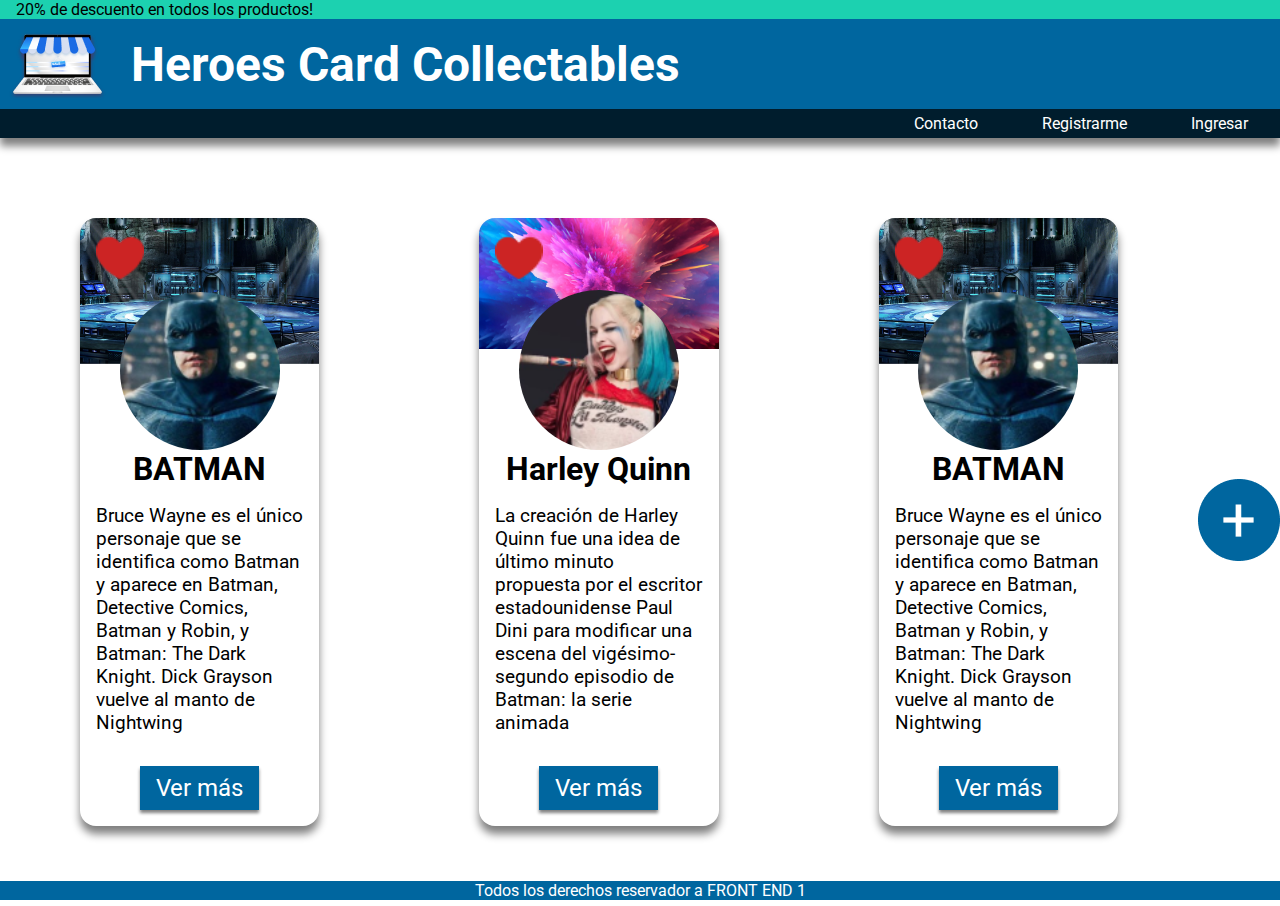
<file: index.html>
<!DOCTYPE html>
<html lang="en">

<head>
    <meta charset="UTF-8">
    <meta http-equiv="X-UA-Compatible" content="IE=edge">
    <meta name="viewport" content="width=device-width, initial-scale=1.0">
    <link rel="stylesheet" href="css/style.css">
    <link rel="preconnect" href="https://fonts.googleapis.com">
    <link rel="preconnect" href="https://fonts.gstatic.com" crossorigin>
    <link href="https://fonts.googleapis.com/css2?family=Roboto:wght@100;300;400;500;700;900&display=swap"
        rel="stylesheet">
    <title>Heroes Formularios</title>
</head>

<body>
    <!-- HEADER -->
    <header>
        <section class="avisoheader">
            <p>20% de descuento en todos los productos!</p>
        </section>
        <section class="tituloheader">
            <img src="img/logo.png" alt="Logo">
            <h1>Heroes Card Collectables</h1>
        </section>
        <section class="menuheader">
            <a href="html/contact.html">Contacto</a>
            <a href="html/register.html">Registrarme</a>
            <a href="html/login.html">Ingresar</a>
        </section>
    </header>
    <!-- MAIN -->
    <main>
        <!-- batman -->
        <section class="cartas" id="fondobatman">
            <img class="like" src="img/like.png" alt="">
            <img class="foto" src="img/batmanfoto.png" alt="">
            <article>
                <h2>BATMAN</h2>
                <p>Bruce Wayne es el único personaje que se identifica como Batman y aparece en Batman, Detective
                    Comics, Batman y Robin, y Batman: The Dark Knight. Dick Grayson vuelve al manto de Nightwing</p>
            </article>
            <a class="botonvermas" href="html/batman.html"> Ver más</a>
        </section>
        <!-- harley -->
        <section class="cartas" id="fondoharley">
            <img class="like" src="img/like.png" alt="">
            <img class="foto" src="img/harleyfoto.png" alt="">
            <article>
                <h2>Harley Quinn</h2>
                <p>La creación de Harley Quinn fue una idea de último minuto propuesta por el escritor estadounidense
                    Paul Dini para modificar una escena del vigésimo-segundo episodio de Batman: la serie animada</p>
            </article>
            <a class="botonvermas" href="html/harley.html"> Ver más</a>
        </section>
        <!-- batman -->
        <section class="cartas" id="fondobatman">
            <img class="like" src="img/like.png" alt="">
            <img class="foto" src="img/batmanfoto.png" alt="">
            <article>
                <h2>BATMAN</h2>
                <p>Bruce Wayne es el único personaje que se identifica como Batman y aparece en Batman, Detective
                    Comics, Batman y Robin, y Batman: The Dark Knight. Dick Grayson vuelve al manto de Nightwing</p>
            </article>
            <a class="botonvermas" href="html/batman.html"> Ver más</a>
        </section>
        <!-- crea tu heroe -->
        <a href="html/tuheroe.html"><img src="img/Button.png" alt="Crea tu Heroe"></a>
    </main>
    <footer>
        <p>Todos los derechos reservador a FRONT END 1</p>
    </footer>
</body>

</html>
</file>
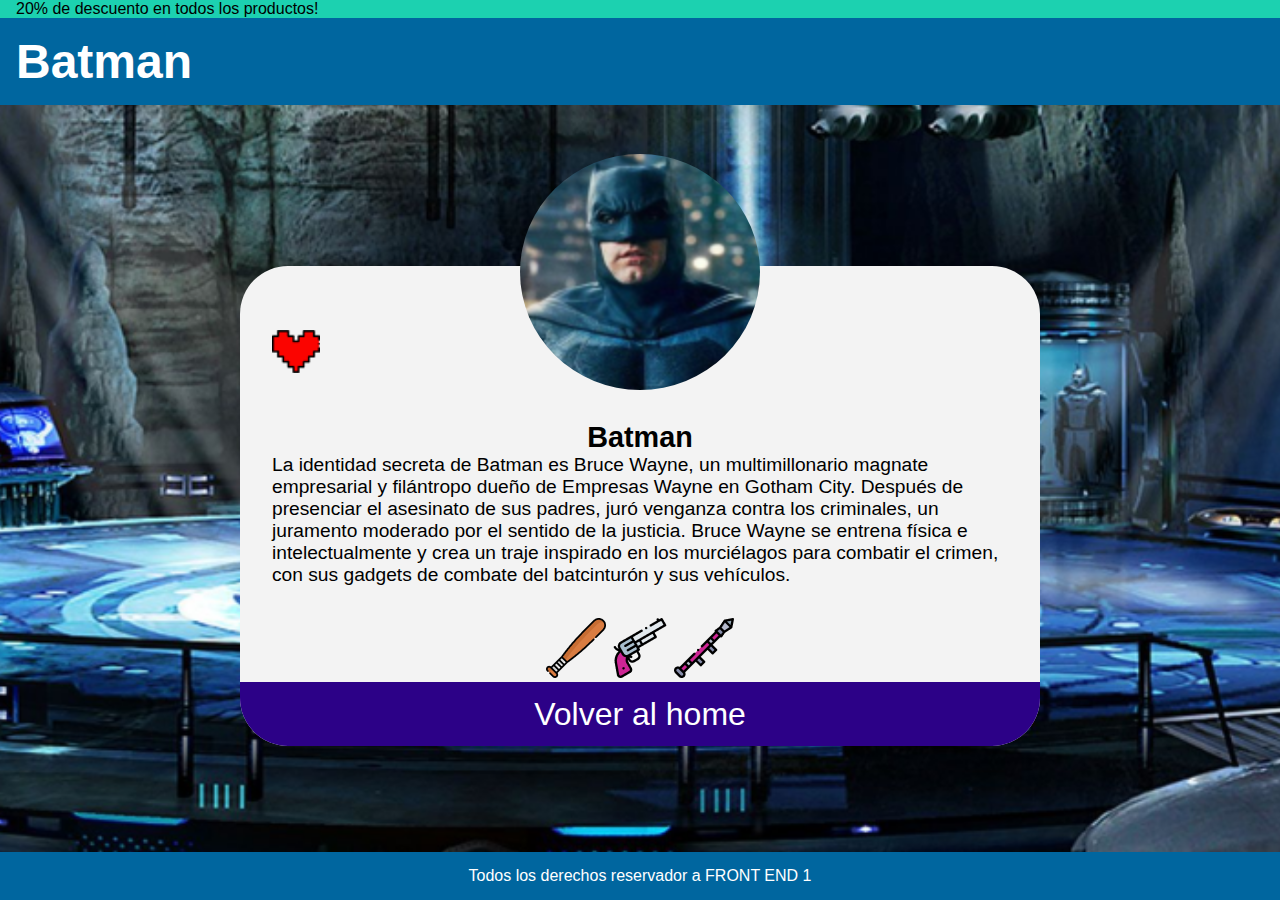
<file: html/batman.html>
<!DOCTYPE html>
<html lang="en">

<head>
    <meta charset="UTF-8">
    <meta http-equiv="X-UA-Compatible" content="IE=edge">
    <meta name="viewport" content="width=device-width, initial-scale=1.0">
    <link rel="stylesheet" href="../css/style-harley.css">
    <link rel="preconnect" href="https://fonts.googleapis.com">
    <link rel="preconnect" href="https://fonts.gstatic.com" crossorigin>
    <link href="https://fonts.googleapis.com/css2?family=Roboto:wght@100;300;400;500;700;900&display=swap">
    <title>Batman</title>
</head>

<body>
    <header>
        <section class="avisoheader">
            <p>20% de descuento en todos los productos!</p>
        </section>
        <section class="tituloheader">
            <h1>Batman</h1>
        </section>
    </header>
    <main class="batmanmain">
        <section class="harleyprofile">
            <img class="like" src="../img/harleylike.png" alt="">
            <img class="foto" src="../img/batmanfoto.png" alt="">
            <article class="descripcion">
                <h2>Batman</h2>
                <p>La identidad secreta de Batman es Bruce Wayne,​ un multimillonario magnate empresarial y filántropo
                    dueño de Empresas Wayne en Gotham City. Después de presenciar el asesinato de sus padres, juró venganza contra
                    los criminales, un juramento moderado por el sentido de la justicia. Bruce Wayne se entrena física e
                    intelectualmente y crea un traje inspirado en los murciélagos para combatir el crimen, con sus
                    gadgets de combate del batcinturón y sus vehículos.</p>
            </article>
            <article>
                <img src="../img/hayleybate.png" alt="">
                <img src="../img/harleygun.png" alt="">
                <img src="../img/harleybazooka.png" alt="">
            </article>
            <a class="botonvolver" href="../index.html"> Volver al home</a>
        </section>
    <footer>
        <p>Todos los derechos reservador a FRONT END 1</p>
    </footer>

</body>

</html>
</file>
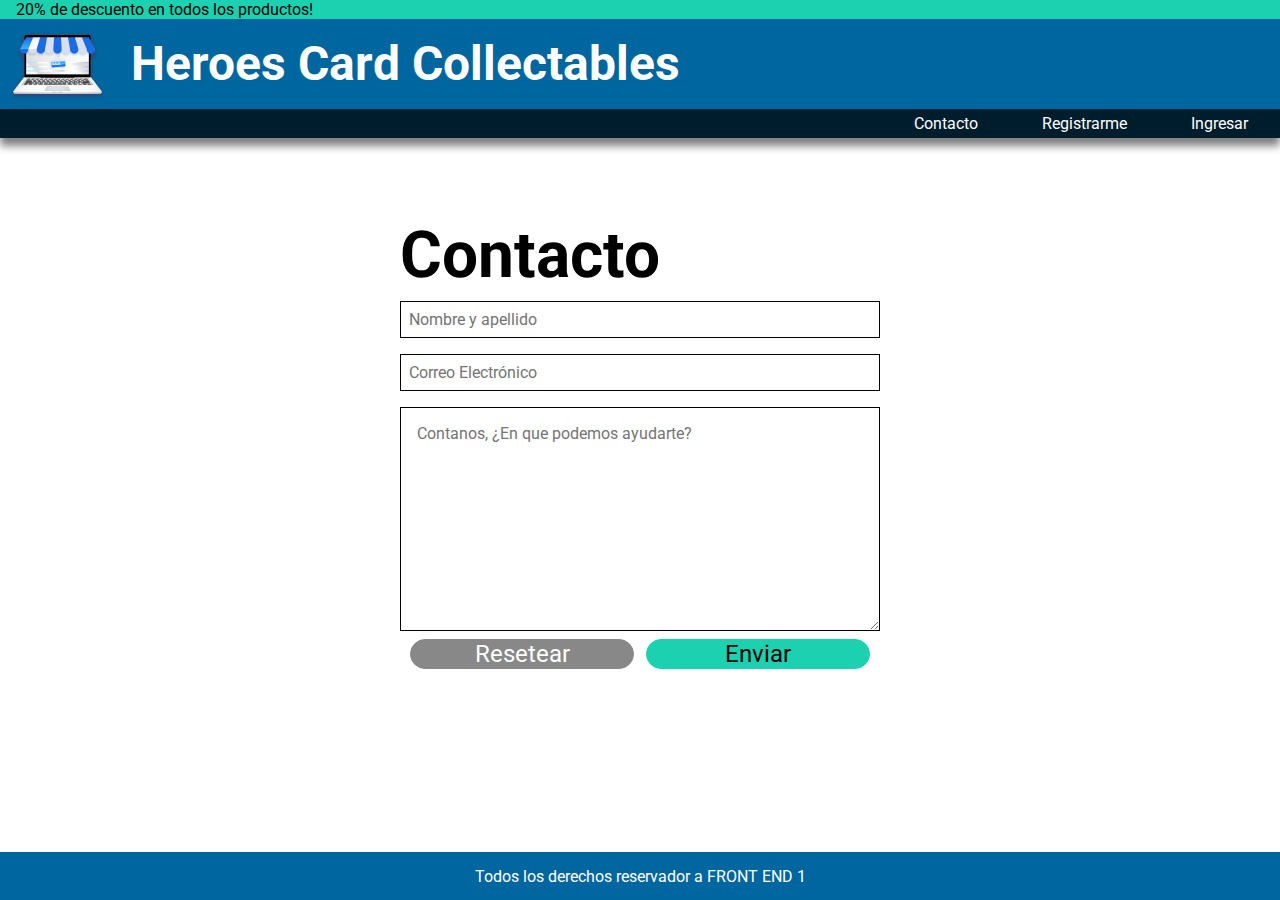
<file: html/contact.html>
<!DOCTYPE html>
<html lang="en">

<head>
    <meta charset="UTF-8">
    <meta http-equiv="X-UA-Compatible" content="IE=edge">
    <meta name="viewport" content="width=device-width, initial-scale=1.0">
    <link rel="stylesheet" href="../css/style-formularios.css">
    <link rel="preconnect" href="https://fonts.googleapis.com">
    <link rel="preconnect" href="https://fonts.gstatic.com" crossorigin>
    <link href="https://fonts.googleapis.com/css2?family=Roboto:wght@100;300;400;500;700;900&display=swap"
        rel="stylesheet">
    <title>Contacto</title>
</head>

<body>
    <header>
        <section class="avisoheader">
            <p>20% de descuento en todos los productos!</p>
        </section>
        <section class="tituloheader">
            <a href="../index.html">
                <img src="../img/logo.png" alt="Logo">
                <h1>Heroes Card Collectables</h1>
            </a>
        </section>
        <section class="menuheader">
            <a href="contact.html">Contacto</a>
            <a href="register.html">Registrarme</a>
            <a href="login.html">Ingresar</a>
        </section>
    </header>
    <main>
        <section>
            <h2>Contacto</h2>
            <form action="">
                <input type="text" name="Nombre" id="nombre" placeholder="Nombre y apellido">
                <input type="text" name="Correo Electronico" id="mail" placeholder="Correo Electrónico">
                <textarea name="Contanos" id="" cols="30" rows="10"
                    placeholder="Contanos, ¿En que podemos ayudarte?"></textarea>
                <div>
                    <button class="reset" type="reset">Resetear</button>
                    <button class="submit" type="submit">Enviar</button>
                </div>
            </form>
        </section>
    </main>
    <footer>
        <p>Todos los derechos reservador a FRONT END 1</p>
    </footer>

</body>

</html>
</file>
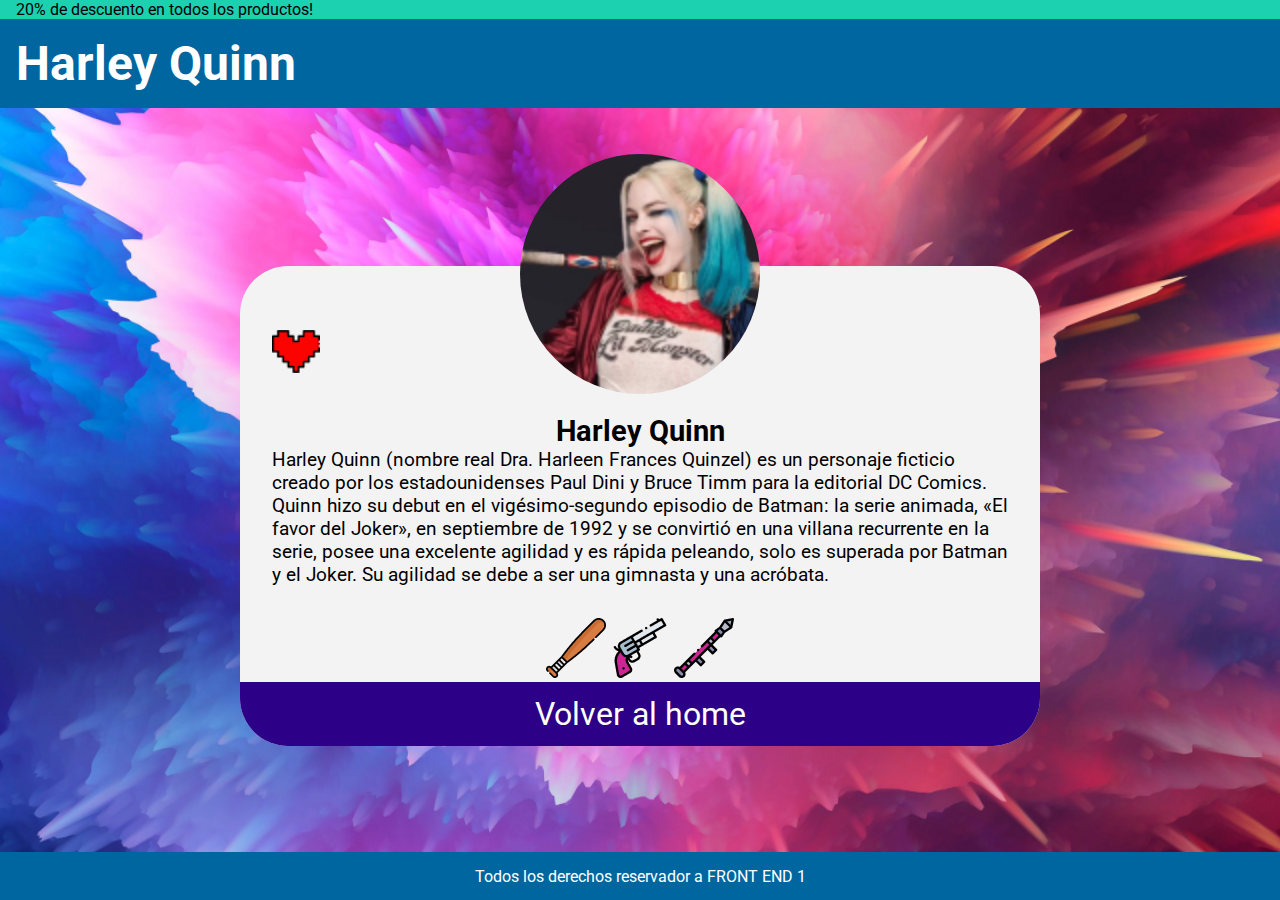
<file: html/harley.html>
<!DOCTYPE html>
<html lang="en">

<head>
    <meta charset="UTF-8">
    <meta http-equiv="X-UA-Compatible" content="IE=edge">
    <meta name="viewport" content="width=device-width, initial-scale=1.0">
    <link rel="stylesheet" href="../css/style-harley.css">
    <link rel="preconnect" href="https://fonts.googleapis.com">
    <link rel="preconnect" href="https://fonts.gstatic.com" crossorigin>
    <link href="https://fonts.googleapis.com/css2?family=Roboto:wght@100;300;400;500;700;900&display=swap"
        rel="stylesheet">
    <title>Batman</title>
</head>

<body>
    <header>
        <section class="avisoheader">
            <p>20% de descuento en todos los productos!</p>
        </section>
        <section class="tituloheader">
            <h1>Harley Quinn</h1>
        </section>
    </header>
    <main class="harleymain">
        <section class="harleyprofile">
            <img class="like" src="../img/harleylike.png" alt="">
            <img class="foto" src="../img/harleyfoto.png" alt="">
            <article class="descripcion">
                <h2>Harley Quinn</h2>
                <p>Harley Quinn (nombre real Dra. Harleen Frances Quinzel) es un personaje ficticio creado por los estadounidenses Paul Dini y Bruce Timm para la editorial DC Comics. Quinn hizo su debut en el vigésimo-segundo episodio de Batman: la serie animada, «El favor del Joker», en septiembre de 1992 y se convirtió en una villana recurrente en la serie, posee una excelente agilidad y es rápida peleando, solo es superada por Batman y el Joker. Su agilidad se debe a ser una gimnasta y una acróbata.</p>
            </article>
            <article>
                <img src="../img/hayleybate.png" alt="">
                <img src="../img/harleygun.png" alt="">
                <img src="../img/harleybazooka.png" alt="">
            </article>
            <a class="botonvolver" href="../index.html"> Volver al home</a>
        </section>
    </main>
    <footer>
        <p>Todos los derechos reservador a FRONT END 1</p>
    </footer>

</body>

</html>
</file>
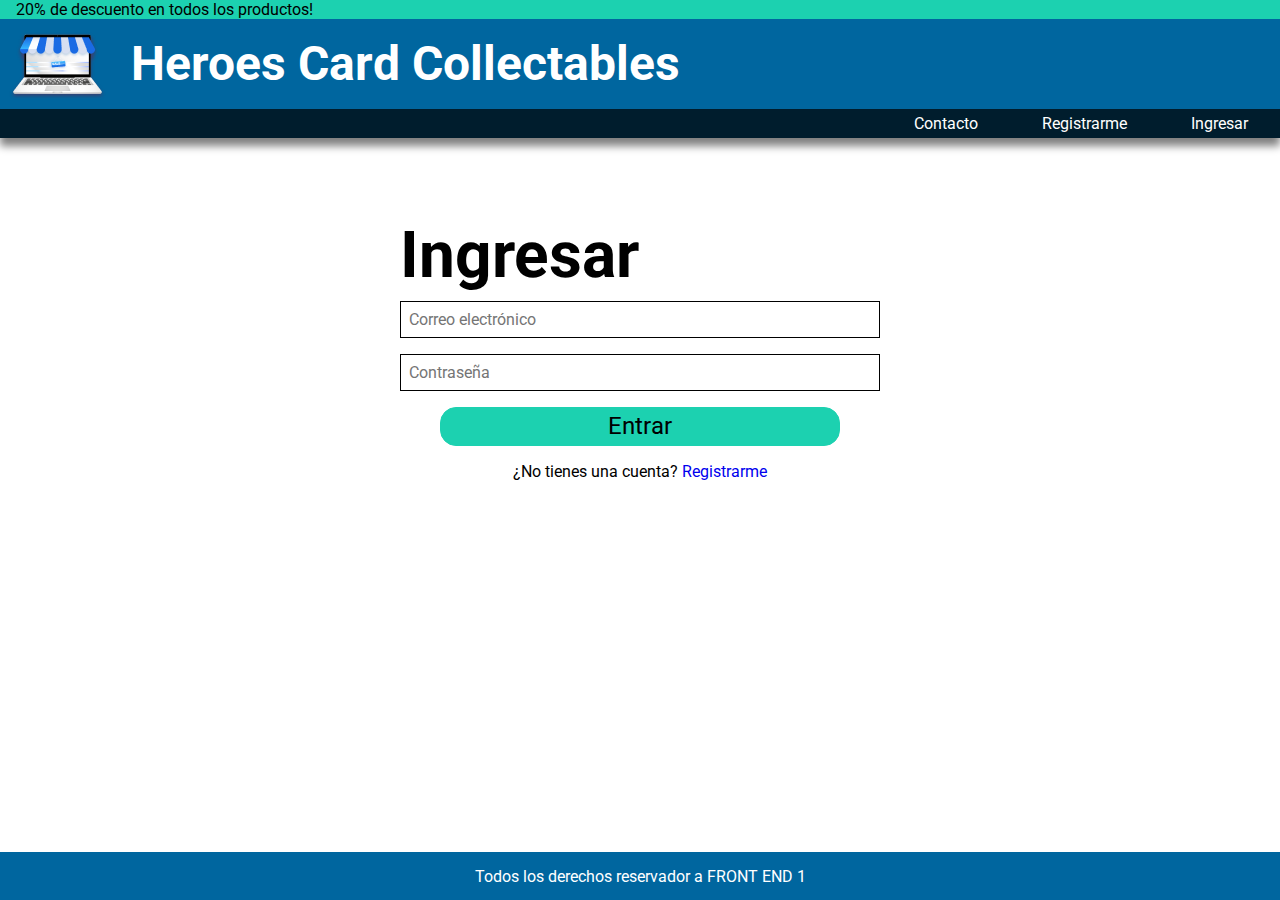
<file: html/login.html>
<!DOCTYPE html>
<html lang="en">
<head>
    <meta charset="UTF-8">
    <meta http-equiv="X-UA-Compatible" content="IE=edge">
    <meta name="viewport" content="width=device-width, initial-scale=1.0">
    <link rel="stylesheet" href="../css/style-formularios.css">
    <link rel="preconnect" href="https://fonts.googleapis.com">
    <link rel="preconnect" href="https://fonts.gstatic.com" crossorigin>
    <link href="https://fonts.googleapis.com/css2?family=Roboto:wght@100;300;400;500;700;900&display=swap"
        rel="stylesheet">
    <title>Ingresar</title>
</head>
<body>
    <header>
        <section class="avisoheader">
            <p>20% de descuento en todos los productos!</p>
        </section>
        <section class="tituloheader">
            <a href="../index.html">
                <img src="../img/logo.png" alt="Logo">
                <h1>Heroes Card Collectables</h1>
            </a>
        </section>
        <section class="menuheader">
            <a href="contact.html">Contacto</a>
            <a href="register.html">Registrarme</a>
            <a href="login.html">Ingresar</a>
        </section>
    </header>
    <main>
        <section>
            <h2>Ingresar</h2>
            <form action="">
                <input type="text" name="Nombre" id="nombre" placeholder="Correo electrónico">
                <input type="password" name="password" id="password" placeholder="Contraseña">
                <button class="entrar" type="submit">Entrar</button>
            </form>
            <a href="register.html"> <span>¿No tienes una cuenta?</span> Registrarme</a>
        </section>
    </main>
    <footer>
        <p>Todos los derechos reservador a FRONT END 1</p>
    </footer>
    
</body>
</html>
</file>
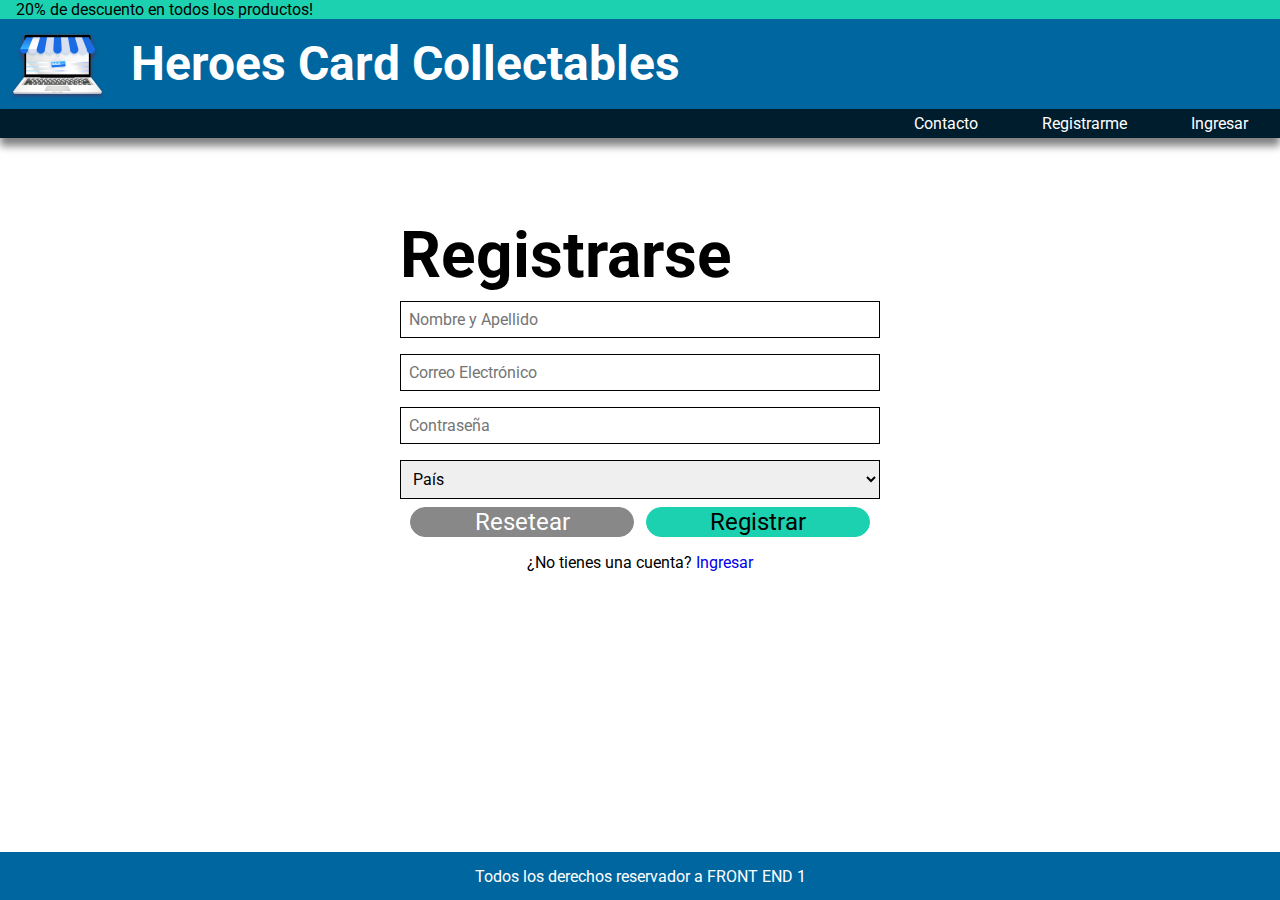
<file: html/register.html>
<!DOCTYPE html>
<html lang="en">
<head>
    <meta charset="UTF-8">
    <meta http-equiv="X-UA-Compatible" content="IE=edge">
    <meta name="viewport" content="width=device-width, initial-scale=1.0">
    <link rel="stylesheet" href="../css/style-formularios.css">
    <link rel="preconnect" href="https://fonts.googleapis.com">
    <link rel="preconnect" href="https://fonts.gstatic.com" crossorigin>
    <link href="https://fonts.googleapis.com/css2?family=Roboto:wght@100;300;400;500;700;900&display=swap"
        rel="stylesheet">
    <title>Registrarse</title>
</head>
<body>
    <header>
        <section class="avisoheader">
            <p>20% de descuento en todos los productos!</p>
        </section>
        <section class="tituloheader">
            <a href="../index.html">
                <img src="../img/logo.png" alt="Logo">
                <h1>Heroes Card Collectables</h1>
            </a>
        </section>
        <section class="menuheader">
            <a href="contact.html">Contacto</a>
            <a href="register.html">Registrarme</a>
            <a href="login.html">Ingresar</a>
        </section>
    </header>
    <main>
        <section>
            <h2>Registrarse</h2>
            <form action="">
                <input type="text" name="Nombre" id="nombre" placeholder="Nombre y Apellido">
                <input type="text" name="Correo" id="correo" placeholder="Correo Electrónico">
                <input type="password" name="Password" id="password" placeholder="Contraseña">
                <select name="País" id="pais">
                    <option hidden selected>País</option>
                    <option value="Argentina">Argentina</option>
                    <option value="Colombia">Colombia</option>
                    <option value="Brasil">Brasil</option>
                </select>
                <div>
                    <button class="reset" type="reset">Resetear</button>
                    <button class="submit" type="submit">Registrar</button>
                </div>
            </form>
            <a href="login.html"> <span>¿No tienes una cuenta?</span> Ingresar</a>
        </section>
    </main>
    <footer>
        <p>Todos los derechos reservador a FRONT END 1</p>
    </footer>
</body>
</html>
</file>
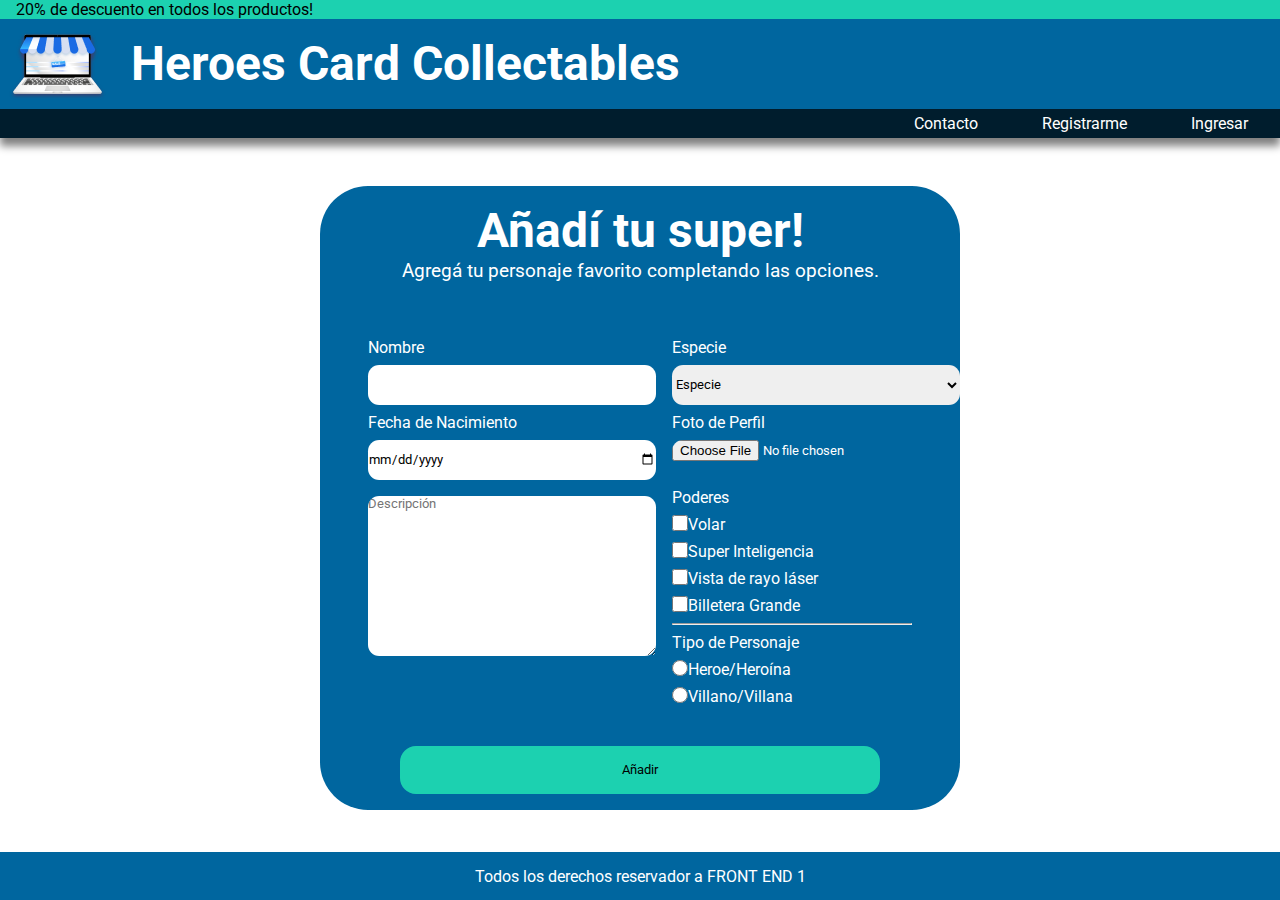
<file: html/tuheroe.html>
<!DOCTYPE html>
<html lang="en">

<head>
    <meta charset="UTF-8">
    <meta http-equiv="X-UA-Compatible" content="IE=edge">
    <meta name="viewport" content="width=device-width, initial-scale=1.0">
    <link rel="preconnect" href="https://fonts.googleapis.com">
    <link rel="preconnect" href="https://fonts.gstatic.com" crossorigin>
    <link href="https://fonts.googleapis.com/css2?family=Roboto:wght@100;300;400;500;700;900&display=swap"
        rel="stylesheet">
    <link rel="stylesheet" href="../css/style-tuheroe.css">
    <title>Crea tu Heroe</title>
</head>

<body>
    <!-- HEADER -->
    <header>
        <section class="avisoheader">
            <p>20% de descuento en todos los productos!</p>
        </section>
        <section class="tituloheader">
            <a href="../index.html">
                <img src="../img/logo.png" alt="Logo">
                <h1>Heroes Card Collectables</h1>
            </a>
        </section>
        <section class="menuheader">
            <a href="contact.html">Contacto</a>
            <a href="register.html">Registrarme</a>
            <a href="login.html">Ingresar</a>
        </section>
    </header>
    <!-- MAIN -->
    <main>
        <h2>Añadí tu super!</h2>
        <span>Agregá tu personaje favorito completando las opciones.</span>
        <form action="">
            <!-- COLUMNA -->
                <div class="column">
                    <label for="nombre">Nombre</label>
                    <input class="size" type="text" name="nombre" id="nombre">
                    <label for="fecha">Fecha de Nacimiento</label>
                    <input class="size" type="date" name="fecha" id="fecha">
                    <textarea id="column1" name="descripcion" id="descripcion" cols="30" rows="10"
                        placeholder="Descripción"></textarea>
                </div>
                <!-- COLUMNA -->
                <div class="column">
                    <label for="especie">Especie</label>
                    <select class="size" name="especie" id="*Especie">
                        <option hidden selected>Especie</option>
                        <option value="humano">Humano</option>
                        <option value="dios">Deidad</option>
                        <option value="alienigena">Alienigena</option>
                        <option value="demonio">Demonio</option>
                    </select>
                    <label for="foto">Foto de Perfil</label>
                    <input class="size" type="file" name="foto" id="foto">
                    <article class="check">
                        <label for="check">Poderes</label>
                        <label for="check" class="aa"><input type="checkbox"  value="Volar" name="poderes">Volar</label>
                        <label for="check" class="aa"><input type="checkbox"  value="Superinteligencia" name="poderes">Super Inteligencia</label>
                        <label for="check" class="aa"><input type="checkbox" value="Vista de Rayo Láser" name="poderes">Vista de rayo láser</label>
                        <label for="check" class="aa"><input type="checkbox"  value="Billetera Gorda" name="poderes">Billetera Grande</label>
                        <hr>
                        <label for="radio">Tipo de Personaje</label>
                        <label for="radio" class="aa"><input type="radio" class="radio" value="">Heroe/Heroína</label>
                        <label for="radio" class="aa"><input type="radio" class="radio" value="">Villano/Villana</label>
                    </article>
                </div>
        </form>
        <button>Añadir</button>
    </main>
    <!-- FOOTER -->
    <footer>
        <p>Todos los derechos reservador a FRONT END 1</p>
    </footer>
</body>

</html>
</file>
<file: css/style.css>
*{
    font-family: 'Roboto', sans-serif;
    box-sizing: border-box;
    padding:0;
    margin:0;
}

/* Header */

.avisoheader {
    background-color:#1CD1B0;
}

.avisoheader p {
    font-size: 1rem;
    padding-left: 1rem;
}

.tituloheader {
    background-color: #00669F;
    display: flex;
    align-items: center;
}

.tituloheader img {
    padding: 0.5rem;
}

.tituloheader h1 {
    color: white;
    font-size: 3rem;
    padding: 1rem;
}

.menuheader {
    background-color: #001D2D;
    display: flex;
    justify-content: flex-end;
    box-shadow: 0rem 0.5rem 0.5rem grey;
}

.menuheader a {
    color: white;
    text-decoration: none;
    padding: 0.3rem 2rem;
}

/* MAIN */

main {
    display: flex;
    justify-content: space-evenly;
    align-items: center;
}
.cartas {
    width: 30rem;
    height: 38rem;
    margin: 5rem;
    
    box-shadow: 0rem 0.5rem 0.5rem grey;

    display: flex;
    flex-direction: column;
    justify-content: flex-end;
    align-items: center;

    position: relative;
}

#fondobatman {
    background-image: url('../img/batmanback.png');
    background-repeat: no-repeat;
    background-size: contain;
    border-radius: 1rem 1rem;
}

#fondoharley {
    background-image: url('../img/harleyback.png');
    background-repeat: no-repeat;
    background-size: contain;
    border-radius: 1rem 1rem;
}

.like {
    width: 3rem;
    position: absolute;
    top: 1rem;
    left: 1rem;
}

.foto {
    width: 10rem;
    border-radius: 50%;
}

.cartas article {
    display: flex;
    flex-direction: column;
    align-items: center;
    justify-content: space-evenly;
}

.cartas article h2 {
    font-size: 2rem;
    font-weight: 700;
}

.cartas article p {
    font-size: 1.2rem;
    padding: 1rem;
}

.botonvermas {
    color: white;
    text-decoration: none;
    font-size: 1.5rem;
    background-color: #00669F;
    padding: 0.5rem 1rem;
    margin: 1rem;
    box-shadow: 0rem 0.2rem 0.2rem grey;
}


/* FOOTER */

footer {
  background-color: #00669F;  
  color: white;
  text-align: center;
  width: 100%;
  position: fixed;
  bottom: 0rem;
}

@media (max-width:1200px) {
    *{
        font-size: 12px;
    }

    main {
        flex-direction: column;
    }
}

@media (max-width:800px) {
    *{
        font-size: 12px;
    }

    main {
        flex-wrap: wrap;
    }
}

@media (max-width:480px) {
    *{
        font-size: 10px;
    }

    main {
        flex-wrap: wrap;
    }
}
</file>
<file: css/style-harley.css>
*{
    font-family: 'Roboto', sans-serif;
    box-sizing: border-box;
    padding:0;
    margin:0;
}

/* Header */
header{
    position: fixed;
    width: 100%;
}

.avisoheader {
    background-color:#1CD1B0;
}

.avisoheader p {
    font-size: 1rem;
    padding-left: 1rem;
}

.tituloheader {
    background-color: #00669F;
    display: flex;
    align-items: center;
}

.tituloheader img {
    padding: 0.5rem;
}

.tituloheader h1 {
    color: white;
    font-size: 3rem;
    padding: 1rem;
}

/* MAIN */

.harleymain {
    background-image: url('../img/harleyback.png');
    background-size: cover;
    background-position: center;
    height: 100vh;
    display: flex;
    justify-content: center;
    align-items: center;
}

.batmanmain {
    background-image: url('../img/batmanback.png');
    background-size: cover;
    background-position: center;
    height: 100vh;
    display: flex;
    justify-content: center;
    align-items: center;
}

.harleyprofile {
    background-color: #F3F3F3;
    width: 50rem;
    height: 30rem;
    border-radius: 3rem 3rem;
    margin-top: 7rem;
    
    display: flex;
    flex-direction: column;
    justify-content: flex-end;
    align-items: center;

    position: relative;
}

.like {
    width: 3rem;
    position: absolute;
    left: 2rem;
    top: 4rem;
}

.foto {
    width: 15rem;
    border-radius: 50%;
    position: absolute;
    top: -7rem;
}

.descripcion {
    display: flex;
    flex-direction: column;
    align-items: center;
    font-size: 1.2rem;
    padding: 2rem;
}

.botonvolver {
    background-color: #2C0187;
    color: white;
    text-decoration: none;
    font-size: 2rem;
    width: 100%;
    height: 4rem;
    border-radius: 0 0 3rem 3rem ;
    display: flex;
    justify-content: center;
    align-items: center;
}



/* FOOTER */

footer {
    background-color: #00669F;  
    color: white;
    text-align: center;
    width: 100%;
    height: 3rem;
    position: fixed;
    bottom: 0rem;
    display: flex;
    justify-content: center;
    align-items: center;
}

/* RESPONSIVE */

@media (max-width:1000px) {
    *{
        font-size: 14px;
    }

    .descripcion h2{
        font-size: 3rem;
    }

    .descripcion p {
        font-size: 1.2rem;
    }
}

@media (max-width:760px) {
    *{
        font-size: 12px;
    }
    .foto {
        top: -9rem;
    }
}

@media (max-width:630px) {
    *{
        font-size: 8px;
    }

    .harleyprofile {
        height: 40rem;
    }

    .descripcion h2{
        font-size: 5rem;
    }
    
    .descripcion p {
        font-size: 1.6rem;
    }
}

@media (max-width:420px) {
    *{
        font-size: 6px;
    }
    .harleyprofile {
        height: 60rem;
    }
    .foto {
        width: 20rem;
    }
    .descripcion h2{
        font-size: 7rem;
    }
    .descripcion p {
        font-size: 2rem;
    }
}
</file>
<file: css/style-formularios.css>
* {
    font-family: 'Roboto', sans-serif;
    box-sizing: border-box;
    padding: 0;
    margin: 0;
}

/* Header */


.avisoheader {
    background-color:#1CD1B0;
}

.avisoheader p {
    font-size: 1rem;
    padding-left: 1rem;
}

.tituloheader a {
    display: flex;
    text-decoration: none;
}

.tituloheader {
    background-color: #00669F;
    display: flex;
    align-items: center;
}

.tituloheader img {
    padding: 0.5rem;
}

.tituloheader h1 {
    color: white;
    font-size: 3rem;
    padding: 1rem;
}

.menuheader {
    background-color: #001D2D;
    display: flex;
    justify-content: flex-end;
    box-shadow: 0rem 0.5rem 0.5rem grey;
}

.menuheader a {
    color: white;
    text-decoration: none;
    padding: 0.3rem 2rem;
}

/* MAIN */
main {
    display: flex;
    flex-direction: column;
    align-items: center;
}

main section {
    display: flex;
    flex-direction: column;
    align-items: center;
}

h2 {
    align-self: flex-start;
    font-size: 4rem;
    margin-top: 5rem;
}

form {
    width: 30rem;
    
    display: flex;
    flex-direction: column;
    justify-content: center;
    align-items: center;
}

form input {
    width: 100%;
    font-size: 1rem;
    border: 0.1rem black solid;
    padding: 0.5rem;
    margin: 0.5rem;
}

form textarea {
    width: 100%;
    font-size: 1rem;
    border: 0.1rem black solid;
    padding: 1rem;
    margin: 0.5rem;
}

form select {
    width: 100%;
    font-size: 1rem;
    border: 0.1rem black solid;
    padding: 0.5rem;
    margin: 0.5rem;
}

.reset {
    background-color: #888888;
    color: white;
    font-size: 1.5rem;
    width: 14rem; 
    margin-right: 0.5rem;
    border-radius: 1rem;
    border: 1px #888888 solid;
}

.submit {
    background-color: #1CD1B0;
    color: black;
    font-size: 1.5rem;
    width: 14rem;
    border-radius: 1rem;
    border: 1px #1CD1B0 solid;
}

.entrar {
    background-color: #1CD1B0;
    color: black;
    font-size: 1.5rem;
    width: 25rem;
    border-radius: 1rem;
    border: 1px #1CD1B0 solid;
    padding: 0.3rem;
    margin-top: 0.5rem;
}

main a {
    margin-top: 1rem;
    text-decoration: none;
    font-size: 1rem;
}

main a span {
    color: black;
}

/* FOOTER */

footer {
    background-color: #00669F;  
    color: white;
    text-align: center;
    width: 100%;
    height: 3rem;
    position: fixed;
    bottom: 0rem;
    display: flex;
    justify-content: center;
    align-items: center;
}
</file>
<file: css/style-tuheroe.css>
* {
    font-family: 'Roboto', sans-serif;
    box-sizing: border-box;
    padding: 0;
    margin: 0;
}
/* BODY */

body {
    display: flex;
    flex-direction: column;
    justify-content: center;
    align-items: center;
}

/* HEADER */

header {
    width: 100%;
}

.avisoheader {
    background-color:#1CD1B0;
}

.avisoheader p {
    font-size: 1rem;
    padding-left: 1rem;
}

.tituloheader a {
    display: flex;
    text-decoration: none;
}

.tituloheader {
    background-color: #00669F;
    display: flex;
    align-items: center;
}

.tituloheader img {
    padding: 0.5rem;
}

.tituloheader h1 {
    color: white;
    font-size: 3rem;
    padding: 1rem;
}

.menuheader {
    background-color: #001D2D;
    display: flex;
    justify-content: flex-end;
    box-shadow: 0rem 0.5rem 0.5rem grey;
}

.menuheader a {
    color: white;
    text-decoration: none;
    padding: 0.3rem 2rem;
}

/* MAIN */

main {
    background-color: #00669F;
    border-radius: 3rem;
    margin-top: 3rem ;

    width: 50%;

    display: flex;
    flex-direction: column;
    justify-content: center;
    align-items: center;
}

/* titulo */
h2 {
    color: white;
    font-size: 3rem;
    padding-top: 1rem;
}
/* epigrafe del titulo */
span {
    color: white;
    font-size: 1.2rem;
    padding-bottom: 1rem;
}

/* FORM */

form {
    color: white;
    display: flex;
}

.column {
    display: flex;
    flex-direction: column;
    margin: 2rem;
    width: 15rem;
}

label {
    margin: 0.5rem 0rem;
}

textarea {
    margin: 1rem 0rem;
    width: 18rem;
    height: 10rem;

    border: white;
    border-radius: 0.7rem;
}

.column input, select {
    width: 18rem;
    height: 2.5rem;

    border: white;
    border-radius: 0.7rem;
}

.check input{
    width: 1rem;
    height: 1rem;
}

.check label {
    display: flex;
}

button {
    background-color:#1CD1B0;
    color: black;
    width: 30rem;
    height: 3rem;

    border: 1rem #1CD1B0 solid ;
    border-radius: 1rem;
    margin-bottom: 1rem;
}









/* FOOTER */

footer {
    background-color: #00669F;  
    color: white;
    text-align: center;
    width: 100%;
    height: 3rem;
    position: fixed;
    bottom: 0rem;
    display: flex;
    justify-content: center;
    align-items: center;
}
</file>
